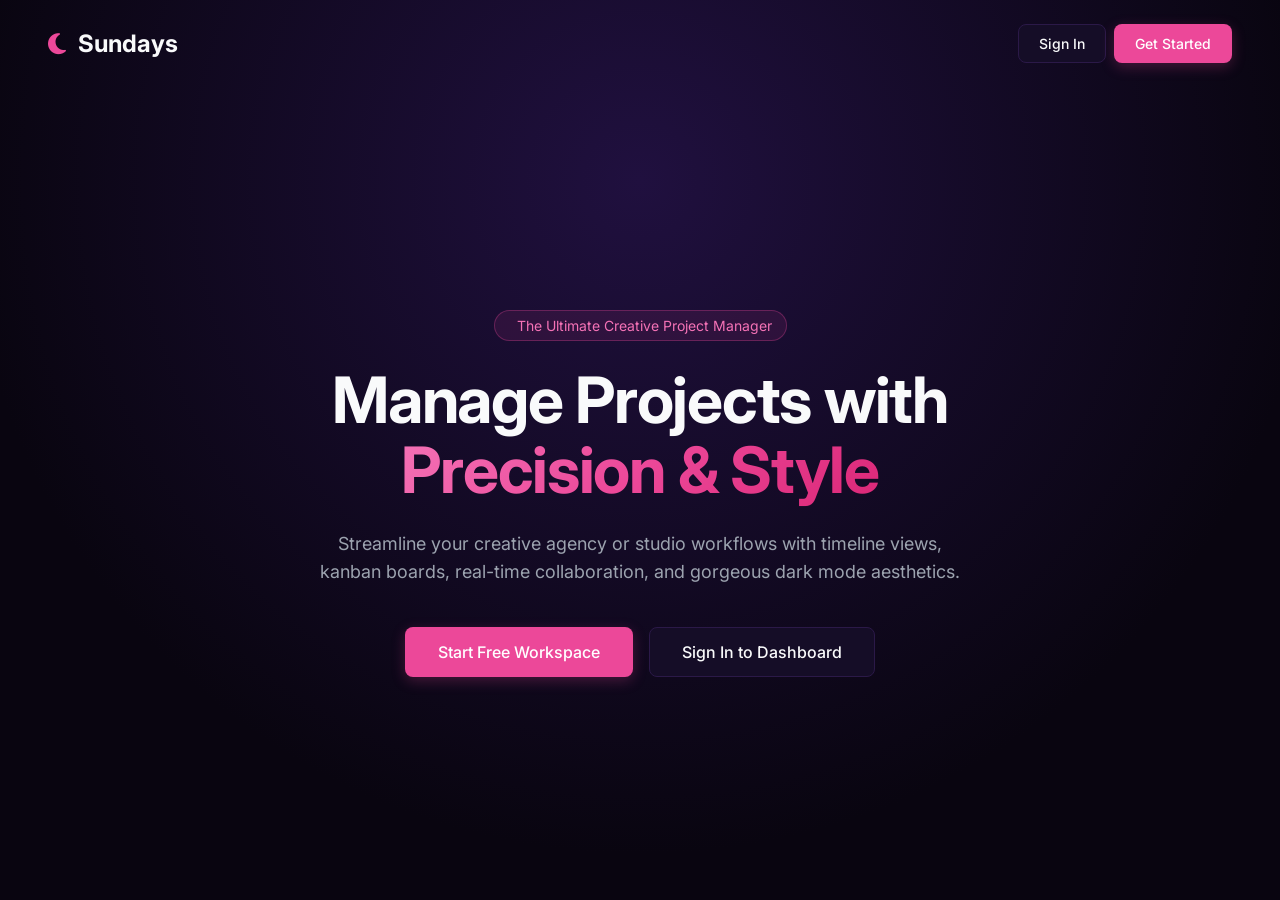
<file: index.html>
<!DOCTYPE html>
<html lang="en" class="dark">
<head>
    <meta charset="UTF-8">
    <meta name="viewport" content="width=device-width, initial-scale=1.0">
    <title>Sundays - Creative Project Manager</title>
    <link href="https://fonts.googleapis.com/css2?family=Inter:wght@300;400;500;600;700&display=swap" rel="stylesheet">
    <link rel="stylesheet" href="https://cdnjs.cloudflare.com/ajax/libs/font-awesome/6.4.0/css/all.min.css">
    <style>
        :root {
            --bg-main: #090510;
            --bg-sidebar: #0f081d;
            --bg-card: #150d27;
            --bg-card-hover: #1e1335;
            --bg-input: #1a1030;
            --border-color: #2b1948;
            --border-focus: #ec4899;
            --pink-primary: #ec4899;
            --pink-hover: #db2777;
            --pink-light: #f472b6;
            --pink-glow: rgba(236, 72, 153, 0.25);
            --text-main: #f9fafb;
            --text-muted: #9ca3af;
            --text-dim: #6b7280;
            --success: #10b981;
            --warning: #f59e0b;
            --danger: #ef4444;
            --info: #3b82f6;
            --radius-sm: 8px;
            --radius-md: 12px;
            --radius-lg: 16px;
            --transition: all 0.2s ease-in-out;
        }

        * {
            box-sizing: border-box;
            margin: 0;
            padding: 0;
            font-family: 'Inter', system-ui, -apple-system, sans-serif;
        }

        body {
            background-color: var(--bg-main);
            color: var(--text-main);
            min-height: 100vh;
            overflow-x: hidden;
            -webkit-font-smoothing: antialiased;
        }

        button, input, select, textarea {
            font-family: inherit;
            color: inherit;
        }

        /* Focus rings for accessibility */
        a:focus-visible, button:focus-visible, input:focus-visible, select:focus-visible, textarea:focus-visible {
            outline: 2px solid var(--pink-primary);
            outline-offset: 2px;
        }

        /* Utility classes */
        .hidden { display: none !important; }
        .flex { display: flex; }
        .items-center { align-items: center; }
        .justify-between { justify-content: space-between; }
        .gap-2 { gap: 0.5rem; }
        .gap-4 { gap: 1rem; }

        /* Buttons */
        .btn {
            display: inline-flex;
            align-items: center;
            justify-content: center;
            gap: 0.5rem;
            padding: 0.625rem 1.25rem;
            font-weight: 500;
            font-size: 0.875rem;
            border-radius: var(--radius-sm);
            border: 1px solid transparent;
            cursor: pointer;
            transition: var(--transition);
            text-decoration: none;
        }

        .btn-primary {
            background-color: var(--pink-primary);
            color: #ffffff;
            box-shadow: 0 4px 14px var(--pink-glow);
        }

        .btn-primary:hover {
            background-color: var(--pink-hover);
            transform: translateY(-1px);
        }

        .btn-secondary {
            background-color: var(--bg-card);
            border-color: var(--border-color);
            color: var(--text-main);
        }

        .btn-secondary:hover {
            background-color: var(--bg-card-hover);
            border-color: var(--pink-primary);
        }

        .btn-danger {
            background-color: rgba(239, 68, 68, 0.15);
            color: var(--danger);
            border-color: rgba(239, 68, 68, 0.3);
        }

        .btn-danger:hover {
            background-color: var(--danger);
            color: #fff;
        }

        /* Forms & Inputs */
        .form-group {
            margin-bottom: 1.25rem;
        }

        .form-label {
            display: block;
            font-size: 0.875rem;
            font-weight: 500;
            margin-bottom: 0.5rem;
            color: var(--text-muted);
        }

        .form-input, .form-select, .form-textarea {
            width: 100%;
            padding: 0.75rem 1rem;
            background-color: var(--bg-input);
            border: 1px solid var(--border-color);
            border-radius: var(--radius-sm);
            font-size: 0.9375rem;
            color: var(--text-main);
            transition: var(--transition);
        }

        .form-input:focus, .form-select:focus, .form-textarea:focus {
            border-color: var(--pink-primary);
            box-shadow: 0 0 0 3px var(--pink-glow);
        }

        /* ---------------- LANDING VIEW ---------------- */
        #landing-view {
            min-height: 100vh;
            display: flex;
            flex-direction: column;
            background: radial-gradient(circle at 50% 20%, #20103f 0%, var(--bg-main) 70%);
        }

        .navbar {
            display: flex;
            justify-content: space-between;
            align-items: center;
            padding: 1.5rem 3rem;
            max-width: 1400px;
            margin: 0 auto;
            width: 100%;
        }

        .logo {
            display: flex;
            align-items: center;
            gap: 0.75rem;
            font-size: 1.5rem;
            font-weight: 700;
            color: var(--text-main);
            text-decoration: none;
        }

        .logo i {
            color: var(--pink-primary);
        }

        .hero-section {
            flex: 1;
            display: flex;
            flex-direction: column;
            align-items: center;
            justify-content: center;
            text-align: center;
            padding: 4rem 1.5rem;
            max-width: 900px;
            margin: 0 auto;
        }

        .hero-badge {
            display: inline-flex;
            align-items: center;
            gap: 0.5rem;
            padding: 0.375rem 0.875rem;
            background: rgba(236, 72, 153, 0.1);
            border: 1px solid rgba(236, 72, 153, 0.3);
            border-radius: 50px;
            font-size: 0.875rem;
            color: var(--pink-light);
            margin-bottom: 1.5rem;
        }

        .hero-title {
            font-size: clamp(2.5rem, 5vw, 4.5rem);
            font-weight: 700;
            line-height: 1.1;
            margin-bottom: 1.5rem;
            letter-spacing: -0.02em;
        }

        .hero-title span {
            background: linear-gradient(135deg, #f472b6 0%, #ec4899 50%, #db2777 100%);
            -webkit-background-clip: text;
            -webkit-text-fill-color: transparent;
        }

        .hero-subtitle {
            font-size: 1.125rem;
            color: var(--text-muted);
            margin-bottom: 2.5rem;
            max-width: 650px;
            line-height: 1.6;
        }

        .hero-actions {
            display: flex;
            gap: 1rem;
            flex-wrap: wrap;
            justify-content: center;
        }

        /* ---------------- AUTH VIEW (Sign Up / Sign In / Reset) ---------------- */
        #auth-view {
            min-height: 100vh;
            display: flex;
            align-items: center;
            justify-content: center;
            padding: 2rem;
            background: radial-gradient(circle at 30% 30%, #20103f 0%, var(--bg-main) 70%);
        }

        .auth-card {
            background-color: var(--bg-card);
            border: 1px solid var(--border-color);
            border-radius: var(--radius-lg);
            padding: 2.5rem;
            width: 100%;
            max-width: 440px;
            box-shadow: 0 20px 40px rgba(0,0,0,0.5);
        }

        .auth-header {
            text-align: center;
            margin-bottom: 2rem;
        }

        .auth-header h2 {
            font-size: 1.75rem;
            font-weight: 700;
            margin-bottom: 0.5rem;
        }

        .auth-header p {
            color: var(--text-muted);
            font-size: 0.875rem;
        }

        .auth-footer {
            text-align: center;
            margin-top: 1.5rem;
            font-size: 0.875rem;
            color: var(--text-muted);
        }

        .auth-footer a {
            color: var(--pink-primary);
            text-decoration: none;
            font-weight: 500;
        }

        .auth-footer a:hover {
            text-decoration: underline;
        }

        /* ---------------- ONBOARDING VIEW ---------------- */
        #onboarding-view {
            min-height: 100vh;
            display: flex;
            align-items: center;
            justify-content: center;
            padding: 2rem;
        }

        .onboarding-card {
            background-color: var(--bg-card);
            border: 1px solid var(--border-color);
            border-radius: var(--radius-lg);
            padding: 3rem;
            width: 100%;
            max-width: 600px;
        }

        /* ---------------- APP LAYOUT (Dashboard, Projects, etc.) ---------------- */
        #app-layout {
            display: flex;
            min-height: 100vh;
        }

        .sidebar {
            width: 260px;
            background-color: var(--bg-sidebar);
            border-right: 1px solid var(--border-color);
            display: flex;
            flex-direction: column;
            position: fixed;
            top: 0;
            bottom: 0;
            left: 0;
            z-index: 100;
            transition: var(--transition);
        }

        .sidebar-header {
            padding: 1.5rem;
            display: flex;
            align-items: center;
            justify-content: space-between;
            border-bottom: 1px solid var(--border-color);
        }

        .sidebar-nav {
            flex: 1;
            padding: 1.5rem 1rem;
            display: flex;
            flex-direction: column;
            gap: 0.5rem;
            overflow-y: auto;
        }

        .nav-item {
            display: flex;
            align-items: center;
            gap: 0.875rem;
            padding: 0.75rem 1rem;
            color: var(--text-muted);
            text-decoration: none;
            border-radius: var(--radius-sm);
            font-weight: 500;
            font-size: 0.9375rem;
            transition: var(--transition);
        }

        .nav-item:hover, .nav-item.active {
            color: var(--text-main);
            background-color: var(--bg-card-hover);
        }

        .nav-item.active {
            color: var(--pink-primary);
            background-color: rgba(236, 72, 153, 0.1);
        }

        .nav-item i {
            width: 20px;
            text-align: center;
        }

        .sidebar-footer {
            padding: 1.25rem 1.5rem;
            border-top: 1px solid var(--border-color);
            display: flex;
            align-items: center;
            justify-content: space-between;
        }

        .user-profile-summary {
            display: flex;
            align-items: center;
            gap: 0.75rem;
        }

        .avatar {
            width: 36px;
            height: 36px;
            border-radius: 50%;
            background: linear-gradient(135deg, #ec4899 0%, #8b5cf6 100%);
            display: flex;
            align-items: center;
            justify-content: center;
            font-weight: 600;
            font-size: 0.875rem;
            color: white;
        }

        .main-content {
            flex: 1;
            margin-left: 260px;
            display: flex;
            flex-direction: column;
            min-width: 0;
        }

        .topbar {
            height: 70px;
            background-color: var(--bg-sidebar);
            border-bottom: 1px solid var(--border-color);
            display: flex;
            align-items: center;
            justify-content: space-between;
            padding: 0 2rem;
            position: sticky;
            top: 0;
            z-index: 90;
        }

        .topbar-title {
            font-size: 1.25rem;
            font-weight: 600;
        }

        .topbar-actions {
            display: flex;
            align-items: center;
            gap: 1rem;
        }

        .content-body {
            padding: 2rem;
            flex: 1;
            overflow-y: auto;
        }

        /* ---------------- VIEWS STYLING ---------------- */
        .view-container {
            display: flex;
            flex-direction: column;
            gap: 2rem;
        }

        .stats-grid {
            display: grid;
            grid-template-columns: repeat(auto-fit, minmax(220px, 1fr));
            gap: 1.5rem;
        }

        .stat-card {
            background-color: var(--bg-card);
            border: 1px solid var(--border-color);
            border-radius: var(--radius-md);
            padding: 1.5rem;
            display: flex;
            flex-direction: column;
            gap: 0.5rem;
        }

        .stat-card .label {
            font-size: 0.875rem;
            color: var(--text-muted);
        }

        .stat-card .value {
            font-size: 2rem;
            font-weight: 700;
            color: var(--text-main);
        }

        .card {
            background-color: var(--bg-card);
            border: 1px solid var(--border-color);
            border-radius: var(--radius-md);
            padding: 1.5rem;
        }

        .card-header {
            display: flex;
            align-items: center;
            justify-content: space-between;
            margin-bottom: 1.25rem;
        }

        .card-title {
            font-size: 1.125rem;
            font-weight: 600;
        }

        /* Projects Grid */
        .projects-grid {
            display: grid;
            grid-template-columns: repeat(auto-fill, minmax(300px, 1fr));
            gap: 1.5rem;
        }

        .project-card {
            background-color: var(--bg-card);
            border: 1px solid var(--border-color);
            border-radius: var(--radius-md);
            padding: 1.5rem;
            display: flex;
            flex-direction: column;
            gap: 1rem;
            cursor: pointer;
            transition: var(--transition);
        }

        .project-card:hover {
            border-color: var(--pink-primary);
            transform: translateY(-2px);
            box-shadow: 0 10px 25px rgba(236, 72, 153, 0.1);
        }

        /* Project Workspace & Timeline */
        .workspace-tabs {
            display: flex;
            gap: 1rem;
            border-bottom: 1px solid var(--border-color);
            margin-bottom: 1.5rem;
        }

        .workspace-tab {
            padding: 0.75rem 1rem;
            background: none;
            border: none;
            color: var(--text-muted);
            font-weight: 500;
            cursor: pointer;
            border-bottom: 2px solid transparent;
            margin-bottom: -1px;
        }

        .workspace-tab.active {
            color: var(--pink-primary);
            border-bottom-color: var(--pink-primary);
        }

        /* Kanban Board */
        .kanban-board {
            display: grid;
            grid-template-columns: repeat(4, minmax(280px, 1fr));
            gap: 1.5rem;
            overflow-x: auto;
            padding-bottom: 1rem;
        }

        .kanban-column {
            background-color: var(--bg-sidebar);
            border: 1px solid var(--border-color);
            border-radius: var(--radius-md);
            display: flex;
            flex-direction: column;
            max-height: calc(100vh - 280px);
        }

        .kanban-col-header {
            padding: 1rem;
            font-weight: 600;
            border-bottom: 1px solid var(--border-color);
            display: flex;
            justify-content: space-between;
            align-items: center;
        }

        .kanban-cards {
            padding: 1rem;
            overflow-y: auto;
            display: flex;
            flex-direction: column;
            gap: 1rem;
            flex: 1;
        }

        .task-card {
            background-color: var(--bg-card);
            border: 1px solid var(--border-color);
            border-radius: var(--radius-sm);
            padding: 1rem;
            cursor: pointer;
            transition: var(--transition);
            display: flex;
            flex-direction: column;
            gap: 0.75rem;
        }

        .task-card:hover {
            border-color: var(--pink-primary);
            transform: translateY(-1px);
        }

        .badge {
            display: inline-flex;
            align-items: center;
            padding: 0.25rem 0.625rem;
            border-radius: 50px;
            font-size: 0.75rem;
            font-weight: 500;
        }

        .badge-urgent { background: rgba(239, 68, 68, 0.15); color: var(--danger); }
        .badge-high { background: rgba(245, 158, 11, 0.15); color: var(--warning); }
        .badge-medium { background: rgba(59, 130, 246, 0.15); color: var(--info); }
        .badge-low { background: rgba(156, 163, 175, 0.15); color: var(--text-muted); }

        /* Timeline / Gantt View */
        .gantt-container {
            background-color: var(--bg-card);
            border: 1px solid var(--border-color);
            border-radius: var(--radius-md);
            padding: 1.5rem;
            overflow-x: auto;
        }

        .gantt-timeline-header {
            display: grid;
            grid-template-columns: 250px repeat(7, 120px);
            border-bottom: 1px solid var(--border-color);
            padding-bottom: 0.75rem;
            font-weight: 600;
            font-size: 0.875rem;
            color: var(--text-muted);
        }

        .gantt-row {
            display: grid;
            grid-template-columns: 250px repeat(7, 120px);
            align-items: center;
            padding: 0.875rem 0;
            border-bottom: 1px solid rgba(43, 25, 72, 0.5);
            font-size: 0.875rem;
        }

        .gantt-bar {
            background: linear-gradient(135deg, var(--pink-primary) 0%, #8b5cf6 100%);
            height: 28px;
            border-radius: 6px;
            display: flex;
            align-items: center;
            padding: 0 0.75rem;
            color: white;
            font-size: 0.75rem;
            font-weight: 500;
            box-shadow: 0 2px 8px var(--pink-glow);
        }

        /* Slide-over panel for Task Detail */
        .slide-over-backdrop {
            position: fixed;
            inset: 0;
            background: rgba(0, 0, 0, 0.7);
            z-index: 1000;
            display: flex;
            justify-content: flex-end;
            animation: fadeIn 0.2s ease;
        }

        .slide-over-panel {
            width: 100%;
            max-width: 600px;
            background-color: var(--bg-sidebar);
            height: 100%;
            display: flex;
            flex-direction: column;
            border-left: 1px solid var(--border-color);
            animation: slideIn 0.3s cubic-bezier(0.16, 1, 0.3, 1);
            overflow-y: auto;
        }

        @keyframes fadeIn { from { opacity: 0; } to { opacity: 1; } }
        @keyframes slideIn { from { transform: translateX(100%); } to { transform: translateX(0); } }

        /* Modal dialog */
        .modal-backdrop {
            position: fixed;
            inset: 0;
            background: rgba(0, 0, 0, 0.7);
            z-index: 1000;
            display: flex;
            align-items: center;
            justify-content: center;
            padding: 1rem;
        }

        .modal-card {
            background-color: var(--bg-card);
            border: 1px solid var(--border-color);
            border-radius: var(--radius-lg);
            width: 100%;
            max-width: 500px;
            padding: 2rem;
            box-shadow: 0 25px 50px rgba(0,0,0,0.6);
        }

        /* Responsive */
        @media(max-width: 1024px) {
            .sidebar { transform: translateX(-100%); }
            .sidebar.open { transform: translateX(0); }
            .main-content { margin-left: 0; }
            .kanban-board { grid-template-columns: repeat(2, minmax(280px, 1fr)); }
        }

        @media(max-width: 640px) {
            .kanban-board { grid-template-columns: 1fr; }
            .stats-grid { grid-template-columns: 1fr; }
        }
    </style>
</head>
<body>

    <!-- ================= LANDING VIEW ================= -->
    <div id="landing-view">
        <nav class="navbar">
            <a href="#" class="logo">
                <i class="fa-solid fa-moon"></i> Sundays
            </a>
            <div class="flex gap-2">
                <button class="btn btn-secondary" onclick="showAuth('signin')">Sign In</button>
                <button class="btn btn-primary" onclick="showAuth('signup')">Get Started</button>
            </div>
        </nav>

        <header class="hero-section">
            <div class="hero-badge">
                <i class="fa-solid fa-sparkles"></i> The Ultimate Creative Project Manager
            </div>
            <h1 class="hero-title">Manage Projects with <span>Precision & Style</span></h1>
            <p class="hero-subtitle">Streamline your creative agency or studio workflows with timeline views, kanban boards, real-time collaboration, and gorgeous dark mode aesthetics.</p>
            <div class="hero-actions">
                <button class="btn btn-primary" style="padding: 0.875rem 2rem; font-size: 1rem;" onclick="showAuth('signup')">Start Free Workspace</button>
                <button class="btn btn-secondary" style="padding: 0.875rem 2rem; font-size: 1rem;" onclick="showAuth('signin')">Sign In to Dashboard</button>
            </div>
        </header>
    </div>

    <!-- ================= AUTH VIEW ================= -->
    <div id="auth-view" class="hidden">
        <div class="auth-card">
            <div class="auth-header">
                <h2 id="auth-title">Welcome to Sundays</h2>
                <p id="auth-subtitle">Sign in to your creative workspace</p>
            </div>
            <form id="auth-form" onsubmit="handleAuthSubmit(event)">
                <div id="auth-name-group" class="form-group hidden">
                    <label class="form-label">Full Name</label>
                    <input type="text" id="auth-name" class="form-input" placeholder="Alex Morgan">
                </div>
                <div class="form-group">
                    <label class="form-label">Email Address</label>
                    <input type="email" id="auth-email" class="form-input" required placeholder="alex@studio.com">
                </div>
                <div class="form-group">
                    <label class="form-label">Password</label>
                    <input type="password" id="auth-password" class="form-input" required placeholder="••••••••">
                </div>
                <div id="auth-error" class="hidden" style="color: var(--danger); font-size: 0.875rem; margin-bottom: 1rem;"></div>
                <button type="submit" id="auth-submit-btn" class="btn btn-primary" style="width: 100%;">Sign In</button>
            </form>
            <div class="auth-footer" id="auth-footer-text">
                Don't have an account? <a href="#" onclick="toggleAuthMode('signup'); return false;">Sign Up</a>
            </div>
        </div>
    </div>

    <!-- ================= ONBOARDING VIEW ================= -->
    <div id="onboarding-view" class="hidden">
        <div class="onboarding-card">
            <div class="auth-header">
                <h2>Set Up Your Workspace</h2>
                <p>Tell us a bit about your creative studio or team.</p>
            </div>
            <form onsubmit="handleOnboardingSubmit(event)">
                <div class="form-group">
                    <label class="form-label">Workspace / Studio Name</label>
                    <input type="text" id="onboarding-workspace" class="form-input" required placeholder="PixelCraft Studio">
                </div>
                <div class="form-group">
                    <label class="form-label">Primary Industry</label>
                    <select id="onboarding-industry" class="form-select">
                        <option value="Design & Branding">Design & Branding</option>
                        <option value="Web & Software Development">Web & Software Development</option>
                        <option value="Marketing & Advertising">Marketing & Advertising</option>
                        <option value="Video & Production">Video & Production</option>
                    </select>
                </div>
                <button type="submit" class="btn btn-primary" style="width: 100%; margin-top: 1rem;">Complete Setup</button>
            </form>
        </div>
    </div>

    <!-- ================= APP LAYOUT ================= -->
    <div id="app-layout" class="hidden">
        <!-- Sidebar -->
        <aside class="sidebar" id="sidebar">
            <div class="sidebar-header">
                <a href="#" class="logo" style="font-size: 1.25rem;">
                    <i class="fa-solid fa-moon"></i> <span id="sidebar-workspace-name">Sundays</span>
                </a>
                <button class="btn btn-secondary" style="padding: 0.25rem 0.5rem; display: none;" id="sidebar-close" onclick="toggleSidebar()"><i class="fa-solid fa-xmark"></i></button>
            </div>
            <nav class="sidebar-nav">
                <a href="#" class="nav-item active" onclick="switchView('dashboard'); return false;">
                    <i class="fa-solid fa-chart-pie"></i> Dashboard
                </a>
                <a href="#" class="nav-item" onclick="switchView('projects'); return false;">
                    <i class="fa-solid fa-folder-kanban"></i> Projects
                </a>
                <a href="#" class="nav-item" onclick="switchView('messages'); return false;">
                    <i class="fa-solid fa-comments"></i> Messages
                </a>
                <a href="#" class="nav-item" onclick="switchView('activity'); return false;">
                    <i class="fa-solid fa-clock-rotate-left"></i> Activity
                </a>
                <a href="#" class="nav-item" onclick="switchView('team'); return false;">
                    <i class="fa-solid fa-users"></i> Team Members
                </a>
                <a href="#" class="nav-item" onclick="switchView('settings'); return false;">
                    <i class="fa-solid fa-gear"></i> Settings
                </a>
            </nav>
            <div class="sidebar-footer">
                <div class="user-profile-summary">
                    <div class="avatar" id="sidebar-user-avatar">AM</div>
                    <div>
                        <div id="sidebar-user-name" style="font-size: 0.875rem; font-weight: 600;">Alex Morgan</div>
                        <div id="sidebar-user-role" style="font-size: 0.75rem; color: var(--text-muted);">Workspace Owner</div>
                    </div>
                </div>
                <button class="btn btn-secondary" style="padding: 0.375rem 0.5rem;" title="Sign Out" onclick="signOut()"><i class="fa-solid fa-right-from-bracket"></i></button>
            </div>
        </aside>

        <!-- Main Content Area -->
        <main class="main-content">
            <header class="topbar">
                <div class="flex items-center gap-4">
                    <button class="btn btn-secondary md:hidden" style="padding: 0.5rem 0.75rem;" onclick="toggleSidebar()"><i class="fa-solid fa-bars"></i></button>
                    <h1 class="topbar-title" id="topbar-title">Dashboard</h1>
                </div>
                <div class="topbar-actions">
                    <button class="btn btn-primary" onclick="openCreateProjectModal()"><i class="fa-solid fa-plus"></i> New Project</button>
                </div>
            </header>

            <div class="content-body" id="content-body">
                <!-- Dynamic views render here -->
            </div>
        </main>
    </div>

    <!-- Modals & Slide-overs container -->
    <div id="modal-container"></div>
    <div id="slide-over-container"></div>

    <script>
        // Initial Mock Database State
        let appState = {
            currentUser: null,
            authMode: 'signin', // 'signin', 'signup', 'reset'
            currentView: 'dashboard',
            activeProjectId: null,
            workspaces: JSON.parse(localStorage.getItem('sundays_workspaces')) || [{ id: 'ws-1', name: 'PixelCraft Studio', owner: 'Alex Morgan' }],
            users: JSON.parse(localStorage.getItem('sundays_users')) || [
                { id: 'u-1', name: 'Alex Morgan', email: 'alex@studio.com', role: 'Owner' },
                { id: 'u-2', name: 'Sarah Jenkins', email: 'sarah@studio.com', role: 'Project Manager' },
                { id: 'u-3', name: 'David Lee', email: 'david@studio.com', role: 'Member' }
            ],
            projects: JSON.parse(localStorage.getItem('sundays_projects')) || [
                {
                    id: 'p-1',
                    name: 'Brand Redesign 2026',
                    client: 'Acme Corp',
                    status: 'In Progress',
                    dueDate: '2026-11-15',
                    description: 'Complete brand overhaul including typography, logo, and marketing collateral.',
                    tasks: [
                        { id: 't-1', title: 'Logo Concepts', status: 'Done', priority: 'High', assignee: 'Sarah Jenkins', dueDate: '2026-10-20', description: 'Create 3 initial logo directions.', comments: [{ author: 'Alex', text: 'Looks great!' }], attachments: ['logo_v1.png'] },
                        { id: 't-2', title: 'Typography System', status: 'In Progress', priority: 'Urgent', assignee: 'Alex Morgan', dueDate: '2026-10-30', description: 'Select primary and secondary fonts.', comments: [], attachments: [] },
                        { id: 't-3', title: 'Brand Guidelines PDF', status: 'To Do', priority: 'Medium', assignee: 'David Lee', dueDate: '2026-11-05', description: 'Compile rules into PDF.', comments: [], attachments: [] }
                    ]
                },
                {
                    id: 'p-2',
                    name: 'Mobile App UI/UX',
                    client: 'FinTech Plus',
                    status: 'In Progress',
                    dueDate: '2026-12-01',
                    description: 'Design intuitive iOS and Android mobile app flows.',
                    tasks: [
                        { id: 't-4', title: 'User Journey Wireframes', status: 'In Review', priority: 'High', assignee: 'Sarah Jenkins', dueDate: '2026-10-28', description: 'Wireframe onboarding and dashboard screens.', comments: [], attachments: [] }
                    ]
                }
            ],
            activities: JSON.parse(localStorage.getItem('sundays_activities')) || [
                { id: 'a-1', text: 'Alex Morgan created project Brand Redesign 2026', time: '2 hours ago' },
                { id: 'a-2', text: 'Sarah Jenkins completed task Logo Concepts', time: '5 hours ago' }
            ]
        };

        function saveState() {
            localStorage.setItem('sundays_workspaces', JSON.stringify(appState.workspaces));
            localStorage.setItem('sundays_users', JSON.stringify(appState.users));
            localStorage.setItem('sundays_projects', JSON.stringify(appState.projects));
            localStorage.setItem('sundays_activities', JSON.stringify(appState.activities));
        }

        // App Initialization
        window.addEventListener('DOMContentLoaded', () => {
            const savedUser = localStorage.getItem('sundays_current_user');
            if (savedUser) {
                appState.currentUser = JSON.parse(savedUser);
                startApp();
            } else {
                showLanding();
            }
        });

        function showLanding() {
            document.getElementById('landing-view').classList.remove('hidden');
            document.getElementById('auth-view').classList.add('hidden');
            document.getElementById('onboarding-view').classList.add('hidden');
            document.getElementById('app-layout').classList.add('hidden');
        }

        function showAuth(mode) {
            appState.authMode = mode;
            document.getElementById('landing-view').classList.add('hidden');
            document.getElementById('auth-view').classList.remove('hidden');
            document.getElementById('onboarding-view').classList.add('hidden');
            document.getElementById('app-layout').classList.add('hidden');

            const title = document.getElementById('auth-title');
            const subtitle = document.getElementById('auth-subtitle');
            const nameGroup = document.getElementById('auth-name-group');
            const submitBtn = document.getElementById('auth-submit-btn');
            const footerText = document.getElementById('auth-footer-text');

            if (mode === 'signup') {
                title.textContent = 'Create Account';
                subtitle.textContent = 'Join Sundays to manage your creative projects';
                nameGroup.classList.remove('hidden');
                submitBtn.textContent = 'Sign Up';
                footerText.innerHTML = 'Already have an account? <a href="#" onclick="showAuth(\'signin\'); return false;">Sign In</a>';
            } else {
                title.textContent = 'Welcome Back';
                subtitle.textContent = 'Sign in to your creative workspace';
                nameGroup.classList.add('hidden');
                submitBtn.textContent = 'Sign In';
                footerText.innerHTML = 'Don\'t have an account? <a href="#" onclick="showAuth(\'signup\'); return false; ">Sign Up</a>';
            }
        }

        function toggleAuthMode(mode) {
            showAuth(mode);
        }

        function handleAuthSubmit(e) {
            e.preventDefault();
            const email = document.getElementById('auth-email').value;
            const password = document.getElementById('auth-password').value;
            const errorDiv = document.getElementById('auth-error');

            if (!email || !password) {
                errorDiv.textContent = 'Please fill in all required fields.';
                errorDiv.classList.remove('hidden');
                return;
            }

            if (appState.authMode === 'signup') {
                const name = document.getElementById('auth-name').value || 'New User';
                const newUser = { id: 'u-' + Date.now(), name, email, role: 'Owner' };
                appState.users.push(newUser);
                appState.currentUser = newUser;
                localStorage.setItem('sundays_current_user', JSON.stringify(newUser));
                saveState();
                
                // Show Onboarding
                document.getElementById('auth-view').classList.add('hidden');
                document.getElementById('onboarding-view').classList.remove('hidden');
            } else {
                let user = appState.users.find(u => u.email === email);
                if (!user) {
                    user = { id: 'u-' + Date.now(), name: email.split('@')[0], email, role: 'Member' };
                    appState.users.push(user);
                }
                appState.currentUser = user;
                localStorage.setItem('sundays_current_user', JSON.stringify(user));
                saveState();
                startApp();
            }
        }

        function handleOnboardingSubmit(e) {
            e.preventDefault();
            const wsName = document.getElementById('onboarding-workspace').value;
            if (wsName) {
                appState.workspaces[0].name = wsName;
                appState.workspaces[0].owner = appState.currentUser.name;
                saveState();
            }
            startApp();
        }

        function startApp() {
            document.getElementById('landing-view').classList.add('hidden');
            document.getElementById('auth-view').classList.add('hidden');
            document.getElementById('onboarding-view').classList.add('hidden');
            document.getElementById('app-layout').classList.remove('hidden');

            document.getElementById('sidebar-workspace-name').textContent = appState.workspaces[0].name;
            document.getElementById('sidebar-user-name').textContent = appState.currentUser.name;
            document.getElementById('sidebar-user-role').textContent = appState.currentUser.role;
            document.getElementById('sidebar-user-avatar').textContent = appState.currentUser.name.split(' ').map(n => n[0]).join('').substring(0, 2).toUpperCase();

            switchView(appState.currentView);
        }

        function signOut() {
            localStorage.removeItem('sundays_current_user');
            appState.currentUser = null;
            showLanding();
        }

        function toggleSidebar() {
            document.getElementById('sidebar').classList.toggle('open');
        }

        function switchView(viewName, param) {
            appState.currentView = viewName;
            if (param) appState.activeProjectId = param;

            document.querySelectorAll('.sidebar-nav .nav-item').forEach(el => el.classList.remove('active'));
            event && event.currentTarget && event.currentTarget.classList.add && event.currentTarget.classList.add('active');

            const titleEl = document.getElementById('topbar-title');
            const bodyEl = document.getElementById('content-body');

            if (viewName === 'dashboard') {
                titleEl.textContent = 'Dashboard';
                bodyEl.innerHTML = renderDashboardView();
            } else if (viewName === 'projects') {
                titleEl.textContent = 'Projects List';
                bodyEl.innerHTML = renderProjectsView();
            } else if (viewName === 'project-detail') {
                const proj = appState.projects.find(p => p.id === appState.activeProjectId);
                titleEl.textContent = proj ? proj.name : 'Project Workspace';
                bodyEl.innerHTML = renderProjectDetailView(proj);
            } else if (viewName === 'messages') {
                titleEl.textContent = 'Team Messages';
                bodyEl.innerHTML = renderMessagesView();
            } else if (viewName === 'activity') {
                titleEl.textContent = 'Activity History';
                bodyEl.innerHTML = renderActivityView();
            } else if (viewName === 'team') {
                titleEl.textContent = 'Team Management';
                bodyEl.innerHTML = renderTeamView();
            } else if (viewName === 'settings') {
                titleEl.textContent = 'Workspace Settings';
                bodyEl.innerHTML = renderSettingsView();
            }
        }

        // --- RENDER VIEWS ---

        function renderDashboardView() {
            const activeProjectsCount = appState.projects.filter(p => p.status === 'In Progress').length;
            let totalTasks = 0;
            let completedTasks = 0;
            appState.projects.forEach(p => {
                p.tasks.forEach(t => {
                    totalTasks++;
                    if (t.status === 'Done') completedTasks++;
                });
            });

            return `
                <div class="view-container">
                    <div class="stats-grid">
                        <div class="stat-card">
                            <span class="label">Active Projects</span>
                            <span class="value">${activeProjectsCount}</span>
                        </div>
                        <div class="stat-card">
                            <span class="label">Completed Tasks</span>
                            <span class="value">${completedTasks} / ${totalTasks}</span>
                        </div>
                        <div class="stat-card">
                            <span class="label">Team Members</span>
                            <span class="value">${appState.users.length}</span>
                        </div>
                        <div class="stat-card">
                            <span class="label">Workspace</span>
                            <span class="value" style="font-size: 1.25rem; font-weight: 600; margin-top: 0.25rem;">${appState.workspaces[0].name}</span>
                        </div>
                    </div>

                    <div class="card">
                        <div class="card-header">
                            <h2 class="card-title">Recent Projects</h2>
                            <button class="btn btn-secondary" onclick="switchView('projects')">View All</button>
                        </div>
                        <div class="projects-grid">
                            ${appState.projects.map(p => `
                                <div class="project-card" onclick="switchView('project-detail', '${p.id}')">
                                    <div class="flex justify-between items-center">
                                        <h3 style="font-weight: 600; font-size: 1rem;">${p.name}</h3>
                                        <span class="badge badge-medium">${p.status}</span>
                                    </div>
                                    <p style="color: var(--text-muted); font-size: 0.875rem;">Client: ${p.client}</p>
                                    <div style="font-size: 0.75rem; color: var(--text-dim);">Due: ${p.dueDate} • Tasks: ${p.tasks.length}</div>
                                </div>
                            `).join('')}
                        </div>
                    </div>
                </div>
            `;
        }

        function renderProjectsView() {
            return `
                <div class="view-container">
                    <div class="flex justify-between items-center">
                        <input type="text" class="form-input" placeholder="Search projects..." style="max-width: 300px;" oninput="filterProjects(this.value)">
                        <button class="btn btn-primary" onclick="openCreateProjectModal()"><i class="fa-solid fa-plus"></i> New Project</button>
                    </div>
                    <div class="projects-grid">
                        ${appState.projects.map(p => `
                            <div class="project-card" onclick="switchView('project-detail', '${p.id}')">
                                <div class="flex justify-between items-center">
                                    <h3 style="font-weight: 600; font-size: 1.125rem;">${p.name}</h3>
                                    <span class="badge badge-medium">${p.status}</span>
                                </div>
                                <p style="color: var(--text-muted); font-size: 0.875rem;">${p.description}</p>
                                <div class="flex justify-between items-center" style="margin-top: auto; font-size: 0.75rem; color: var(--text-dim);">
                                    <span>Client: ${p.client}</span>
                                    <span>Due ${p.dueDate}</span>
                                </div>
                            </div>
                        `).join('')}
                    </div>
                </div>
            `;
        }

        function renderProjectDetailView(proj) {
            if (!proj) return '<div>Project not found</div>';
            return `
                <div class="view-container">
                    <div class="card" style="display: flex; justify-content: space-between; align-items: center;">
                        <div>
                            <h2 style="font-size: 1.5rem; font-weight: 700; margin-bottom: 0.25rem;">${proj.name}</h2>
                            <p style="color: var(--text-muted); font-size: 0.875rem;">Client: ${proj.client} • Due: ${proj.dueDate}</p>
                        </div>
                        <div class="flex gap-2">
                            <button class="btn btn-primary" onclick="openCreateTaskModal('${proj.id}')"><i class="fa-solid fa-plus"></i> Add Task</button>
                        </div>
                    </div>

                    <div class="workspace-tabs">
                        <button class="workspace-tab active" onclick="switchProjectTab('kanban', this)">Kanban Board</button>
                        <button class="workspace-tab" onclick="switchProjectTab('gantt', this)">Timeline / Gantt</button>
                    </div>

                    <div id="project-tab-content">
                        ${renderKanbanBoard(proj)}
                    </div>
                </div>
            `;
        }

        function renderKanbanBoard(proj) {
            const statuses = ['To Do', 'In Progress', 'In Review', 'Done'];
            return `
                <div class="kanban-board">
                    ${statuses.map(status => `
                        <div class="kanban-column">
                            <div class="kanban-col-header">
                                <span>${status}</span>
                                <span class="badge badge-low">${proj.tasks.filter(t => t.status === status).length}</span>
                            </div>
                            <div class="kanban-cards">
                                ${proj.tasks.filter(t => t.status === status).map(t => `
                                    <div class="task-card" onclick="openTaskDetail('${proj.id}', '${t.id}')">
                                        <div class="flex justify-between items-center">
                                            <span style="font-weight: 600; font-size: 0.9375rem;">${t.title}</span>
                                            <span class="badge badge-${t.priority.toLowerCase()}">${t.priority}</span>
                                        </div>
                                        <p style="color: var(--text-muted); font-size: 0.8125rem;">${t.description}</p>
                                        <div class="flex justify-between items-center" style="font-size: 0.75rem; color: var(--text-dim); margin-top: 0.5rem;">
                                            <span><i class="fa-solid fa-user"></i> ${t.assignee}</span>
                                            <span>${t.dueDate}</span>
                                        </div>
                                    </div>
                                `).join('')}
                            </div>
                        </div>
                    `).join('')}
                </div>
            `;
        }

        function renderGanttView(proj) {
            return `
                <div class="gantt-container">
                    <div class="gantt-timeline-header">
                        <div>Task Name</div>
                        <div>Week 1</div>
                        <div>Week 2</div>
                        <div>Week 3</div>
                        <div>Week 4</div>
                        <div>Week 5</div>
                        <div>Week 6</div>
                        <div>Week 7</div>
                    </div>
                    <div>
                        ${proj.tasks.map((t, idx) => `
                            <div class="gantt-row">
                                <div style="font-weight: 500;">${t.title}</div>
                                <div style="grid-column: span ${ (idx % 3) + 2 };">
                                    <div class="gantt-bar">${t.assignee} (${t.status})</div>
                                </div>
                            </div>
                        `).join('')}
                    </div>
                </div>
            `;
        }

        function switchProjectTab(tabName, btnEl) {
            document.querySelectorAll('.workspace-tab').forEach(b => b.classList.remove('active'));
            btnEl.classList.add('active');
            const proj = appState.projects.find(p => p.id === appState.activeProjectId);
            const container = document.getElementById('project-tab-content');
            if (tabName === 'kanban') {
                container.innerHTML = renderKanbanBoard(proj);
            } else {
                container.innerHTML = renderGanttView(proj);
            }
        }

        function renderMessagesView() {
            return `
                <div class="card" style="height: calc(100vh - 160px); display: flex; flex-direction: column;">
                    <div class="card-header">
                        <h2 class="card-title">Studio Team Discussion</h2>
                    </div>
                    <div style="flex: 1; overflow-y: auto; display: flex; flex-direction: column; gap: 1rem; margin-bottom: 1rem;">
                        <div style="background: var(--bg-sidebar); padding: 1rem; border-radius: var(--radius-sm); max-width: 80%;">
                            <div style="font-weight: 600; font-size: 0.875rem; color: var(--pink-light);">Sarah Jenkins</div>
                            <div style="font-size: 0.9375rem; margin-top: 0.25rem;">Hey team, I uploaded the new wireframes for mobile app. Please review!</div>
                            <div style="font-size: 0.75rem; color: var(--text-dim); margin-top: 0.25rem;">10:30 AM</div>
                        </div>
                        <div style="background: var(--bg-sidebar); padding: 1rem; border-radius: var(--radius-sm); max-width: 80%; align-self: flex-end;">
                            <div style="font-weight: 600; font-size: 0.875rem; color: var(--pink-light);">Alex Morgan</div>
                            <div style="font-size: 0.9375rem; margin-top: 0.25rem;">Checking them out now. Great work!</div>
                            <div style="font-size: 0.75rem; color: var(--text-dim); margin-top: 0.25rem;">10:32 AM</div>
                        </div>
                    </div>
                    <div class="flex gap-2">
                        <input type="text" class="form-input" placeholder="Type a message..." id="chat-input">
                        <button class="btn btn-primary" onclick="sendMessage()"><i class="fa-solid fa-paper-plane"></i></button>
                    </div>
                </div>
            `;
        }

        function renderActivityView() {
            return `
                <div class="card">
                    <div class="card-header">
                        <h2 class="card-title">Activity Audit Trail</h2>
                    </div>
                    <div style="display: flex; flex-direction: column; gap: 1rem;">
                        ${appState.activities.map(a => `
                            <div style="display: flex; justify-content: space-between; padding: 0.875rem 0; border-bottom: 1px solid var(--border-color);">
                                <span>${a.text}</span>
                                <span style="font-size: 0.75rem; color: var(--text-dim);">${a.time}</span>
                            </div>
                        `).join('')}
                    </div>
                </div>
            `;
        }

        function renderTeamView() {
            return `
                <div class="view-container">
                    <div class="flex justify-between items-center">
                        <h2 style="font-size: 1.25rem; font-weight: 600;">Workspace Members</h2>
                        <button class="btn btn-primary" onclick="openInviteModal()"><i class="fa-solid fa-user-plus"></i> Invite Member</button>
                    </div>
                    <div class="card">
                        <div style="display: flex; flex-direction: column; gap: 1rem;">
                            ${appState.users.map(u => `
                                <div class="flex justify-between items-center" style="padding: 0.75rem 0; border-bottom: 1px solid var(--border-color);">
                                    <div class="flex items-center gap-3">
                                        <div class="avatar">${u.name.substring(0,2).toUpperCase()}</div>
                                        <div>
                                            <div style="font-weight: 600;">${u.name}</div>
                                            <div style="font-size: 0.75rem; color: var(--text-muted);">${u.email}</div>
                                        </div>
                                    </div>
                                    <span class="badge badge-medium">${u.role}</span>
                                </div>
                            `).join('')}
                        </div>
                    </div>
                </div>
            `;
        }

        function renderSettingsView() {
            return `
                <div class="card" style="max-width: 600px;">
                    <div class="card-header">
                        <h2 class="card-title">Profile & Workspace Settings</h2>
                    </div>
                    <form onsubmit="handleSettingsUpdate(event)">
                        <div class="form-group">
                            <label class="form-label">Your Name</label>
                            <input type="text" class="form-input" id="settings-name" value="${appState.currentUser.name}">
                        </div>
                        <div class="form-group">
                            <label class="form-label">Workspace Name</label>
                            <input type="text" class="form-input" id="settings-ws" value="${appState.workspaces[0].name}">
                        </div>
                        <button type="submit" class="btn btn-primary">Save Changes</button>
                    </form>
                </div>
            `;
        }

        // --- MODALS & SLIDE-OVERS ---

        function openCreateProjectModal() {
            document.getElementById('modal-container').innerHTML = `
                <div class="modal-backdrop" onclick="closeModal(event)">
                    <div class="modal-card" onclick="event.stopPropagation()">
                        <div class="card-header">
                            <h2 class="card-title">Create New Project</h2>
                            <button class="btn btn-secondary" style="padding: 0.25rem 0.5rem;" onclick="closeModal()"><i class="fa-solid fa-xmark"></i></button>
                        </div>
                        <form onsubmit="handleCreateProject(event)">
                            <div class="form-group">
                                <label class="form-label">Project Name</label>
                                <input type="text" id="new-proj-name" class="form-input" required placeholder="E-commerce Redesign">
                            </div>
                            <div class="form-group">
                                <label class="form-label">Client Name</label>
                                <input type="text" id="new-proj-client" class="form-input" required placeholder="Stellar Inc">
                            </div>
                            <div class="form-group">
                                <label class="form-label">Due Date</label>
                                <input type="date" id="new-proj-date" class="form-input" required>
                            </div>
                            <div class="form-group">
                                <label class="form-label">Description</label>
                                <textarea id="new-proj-desc" class="form-textarea" rows="3" placeholder="Project goals and scope..."></textarea>
                            </div>
                            <button type="submit" class="btn btn-primary" style="width: 100%;">Create Project</button>
                        </form>
                    </div>
                </div>
            `;
        }

        function handleCreateProject(e) {
            e.preventDefault();
            const name = document.getElementById('new-proj-name').value;
            const client = document.getElementById('new-proj-client').value;
            const dueDate = document.getElementById('new-proj-date').value;
            const description = document.getElementById('new-proj-desc').value;

            const newProj = {
                id: 'p-' + Date.now(),
                name, client, status: 'In Progress', dueDate, description, tasks: []
            };
            appState.projects.push(newProj);
            appState.activities.unshift({ id: 'a-' + Date.now(), text: `${appState.currentUser.name} created project ${name}`, time: 'Just now' });
            saveState();
            closeModal();
            switchView('projects');
        }

        function openCreateTaskModal(projId) {
            document.getElementById('modal-container').innerHTML = `
                <div class="modal-backdrop" onclick="closeModal(event)">
                    <div class="modal-card" onclick="event.stopPropagation()">
                        <div class="card-header">
                            <h2 class="card-title">Add New Task</h2>
                            <button class="btn btn-secondary" style="padding: 0.25rem 0.5rem;" onclick="closeModal()"><i class="fa-solid fa-xmark"></i></button>
                        </div>
                        <form onsubmit="handleCreateTask(event, '${projId}')">
                            <div class="form-group">
                                <label class="form-label">Task Title</label>
                                <input type="text" id="new-task-title" class="form-input" required placeholder="Design Homepage UI">
                            </div>
                            <div class="form-group">
                                <label class="form-label">Priority</label>
                                <select id="new-task-priority" class="form-select">
                                    <option value="Low">Low</option>
                                    <option value="Medium" selected>Medium</option>
                                    <option value="High">High</option>
                                    <option value="Urgent">Urgent</option>
                                </select>
                            </div>
                            <div class="form-group">
                                <label class="form-label">Assignee</label>
                                <select id="new-task-assignee" class="form-select">
                                    ${appState.users.map(u => `<option value="${u.name}">${u.name}</option>`).join('')}
                                </select>
                            </div>
                            <div class="form-group">
                                <label class="form-label">Due Date</label>
                                <input type="date" id="new-task-date" class="form-input" required>
                            </div>
                            <div class="form-group">
                                <label class="form-label">Description</label>
                                <textarea id="new-task-desc" class="form-textarea" rows="2" placeholder="Task details..."></textarea>
                            </div>
                            <button type="submit" class="btn btn-primary" style="width: 100%;">Create Task</button>
                        </form>
                    </div>
                </div>
            `;
        }

        function handleCreateTask(e, projId) {
            e.preventDefault();
            const title = document.getElementById('new-task-title').value;
            const priority = document.getElementById('new-task-priority').value;
            const assignee = document.getElementById('new-task-assignee').value;
            const dueDate = document.getElementById('new-task-date').value;
            const description = document.getElementById('new-task-desc').value;

            const proj = appState.projects.find(p => p.id === projId);
            if (proj) {
                proj.tasks.push({
                    id: 't-' + Date.now(),
                    title, status: 'To Do', priority, assignee, dueDate, description, comments: [], attachments: []
                });
                saveState();
                closeModal();
                switchView('project-detail', projId);
            }
        }

        function openTaskDetail(projId, taskId) {
            const proj = appState.projects.find(p => p.id === projId);
            const task = proj.tasks.find(t => t.id === taskId);
            if (!task) return;

            document.getElementById('slide-over-container').innerHTML = `
                <div class="slide-over-backdrop" onclick="closeSlideOver(event)">
                    <div class="slide-over-panel" onclick="event.stopPropagation()">
                        <div class="card-header" style="padding: 1.5rem; border-bottom: 1px solid var(--border-color);">
                            <h2 style="font-size: 1.25rem; font-weight: 700;">${task.title}</h2>
                            <button class="btn btn-secondary" style="padding: 0.25rem 0.5rem;" onclick="closeSlideOver()"><i class="fa-solid fa-xmark"></i></button>
                        </div>
                        <div style="padding: 1.5rem; display: flex; flex-direction: column; gap: 1.5rem; overflow-y: auto;">
                            <div>
                                <label class="form-label">Status</label>
                                <select class="form-select" onchange="updateTaskStatus('${projId}', '${taskId}', this.value)">
                                    ${['To Do', 'In Progress', 'In Review', 'Done'].map(s => `<option value="${s}" ${task.status === s ? 'selected' : ''}>${s}</option>`).join('')}
                                </select>
                            </div>
                            <div>
                                <label class="form-label">Description</label>
                                <p style="color: var(--text-muted); font-size: 0.9375rem;">${task.description || 'No description provided.'}</p>
                            </div>
                            <div class="flex gap-4" style="font-size: 0.875rem; color: var(--text-muted);">
                                <div><i class="fa-solid fa-user"></i> ${task.assignee}</div>
                                <div><i class="fa-solid fa-calendar"></i> ${task.dueDate}</div>
                            </div>
                            <div>
                                <label class="form-label">Attachments (${task.attachments.length})</label>
                                <div style="display: flex; gap: 0.5rem; flex-wrap: wrap;">
                                    ${task.attachments.map(att => `<span class="badge badge-medium"><i class="fa-solid fa-file"></i> ${att}</span>`).join('')}
                                    <button class="btn btn-secondary" style="padding: 0.25rem 0.5rem; font-size: 0.75rem;" onclick="addAttachment('${projId}', '${taskId}')"><i class="fa-solid fa-plus"></i> Add file</button>
                                </div>
                            </div>
                            <div>
                                <label class="form-label">Comments</label>
                                <div style="display: flex; flex-direction: column; gap: 0.75rem; margin-bottom: 1rem;">
                                    ${task.comments.map(c => `
                                        <div style="background: var(--bg-card); padding: 0.75rem; border-radius: var(--radius-sm);">
                                            <div style="font-weight: 600; font-size: 0.75rem; color: var(--pink-light);">${c.author}</div>
                                            <div style="font-size: 0.875rem; margin-top: 0.25rem;">${c.text}</div>
                                        </div>
                                    `).join('')}
                                </div>
                                <div class="flex gap-2">
                                    <input type="text" class="form-input" id="task-comment-input" placeholder="Write a comment...">
                                    <button class="btn btn-primary" onclick="addTaskComment('${projId}', '${taskId}')">Post</button>
                                </div>
                            </div>
                        </div>
                    </div>
                </div>
            `;
        }

        function updateTaskStatus(projId, taskId, newStatus) {
            const proj = appState.projects.find(p => p.id === projId);
            const task = proj.tasks.find(t => t.id === taskId);
            if (task) {
                task.status = newStatus;
                saveState();
                switchView('project-detail', projId);
            }
        }

        function addTaskComment(projId, taskId) {
            const input = document.getElementById('task-comment-input');
            const text = input.value.trim();
            if (!text) return;
            const proj = appState.projects.find(p => p.id === projId);
            const task = proj.tasks.find(t => t.id === taskId);
            if (task) {
                task.comments.push({ author: appState.currentUser.name, text });
                saveState();
                openTaskDetail(projId, taskId);
            }
        }

        function addAttachment(projId, taskId) {
            const filename = prompt('Enter attachment filename:');
            if (!filename) return;
            const proj = appState.projects.find(p => p.id === projId);
            const task = proj.tasks.find(t => t.id === taskId);
            if (task) {
                task.attachments.push(filename);
                saveState();
                openTaskDetail(projId, taskId);
            }
        }

        function openInviteModal() {
            document.getElementById('modal-container').innerHTML = `
                <div class="modal-backdrop" onclick="closeModal(event)">
                    <div class="modal-card" onclick="event.stopPropagation()">
                        <div class="card-header">
                            <h2 class="card-title">Invite Team Member</h2>
                            <button class="btn btn-secondary" style="padding: 0.25rem 0.5rem;" onclick="closeModal()"><i class="fa-solid fa-xmark"></i></button>
                        </div>
                        <form onsubmit="handleInviteMember(event)">
                            <div class="form-group">
                                <label class="form-label">Full Name</label>
                                <input type="text" id="invite-name" class="form-input" required placeholder="Jane Doe">
                            </div>
                            <div class="form-group">
                                <label class="form-label">Email Address</label>
                                <input type="email" id="invite-email" class="form-input" required placeholder="jane@studio.com">
                            </div>
                            <div class="form-group">
                                <label class="form-label">Role</label>
                                <select id="invite-role" class="form-select">
                                    <option value="Member">Member</option>
                                    <option value="Project Manager">Project Manager</option>
                                    <option value="Owner">Owner</option>
                                </select>
                            </div>
                            <button type="submit" class="btn btn-primary" style="width: 100%;">Send Invitation</button>
                        </form>
                    </div>
                </div>
            `;
        }

        function handleInviteMember(e) {
            e.preventDefault();
            const name = document.getElementById('invite-name').value;
            const email = document.getElementById('invite-email').value;
            const role = document.getElementById('invite-role').value;

            appState.users.push({ id: 'u-' + Date.now(), name, email, role });
            saveState();
            closeModal();
            switchView('team');
        }

        function handleSettingsUpdate(e) {
            e.preventDefault();
            const name = document.getElementById('settings-name').value;
            const ws = document.getElementById('settings-ws').value;

            appState.currentUser.name = name;
            appState.workspaces[0].name = ws;
            localStorage.setItem('sundays_current_user', JSON.stringify(appState.currentUser));
            saveState();
            startApp();
            alert('Settings updated successfully!');
        }

        function closeModal() {
            document.getElementById('modal-container').innerHTML = '';
        }

        function closeSlideOver() {
            document.getElementById('slide-over-container').innerHTML = '';
        }

        function sendMessage() {
            const input = document.getElementById('chat-input');
            if (input.value.trim()) {
                alert('Message sent to team!');
                input.value = '';
            }
        }
    </script>
</body>
</html>
</file>
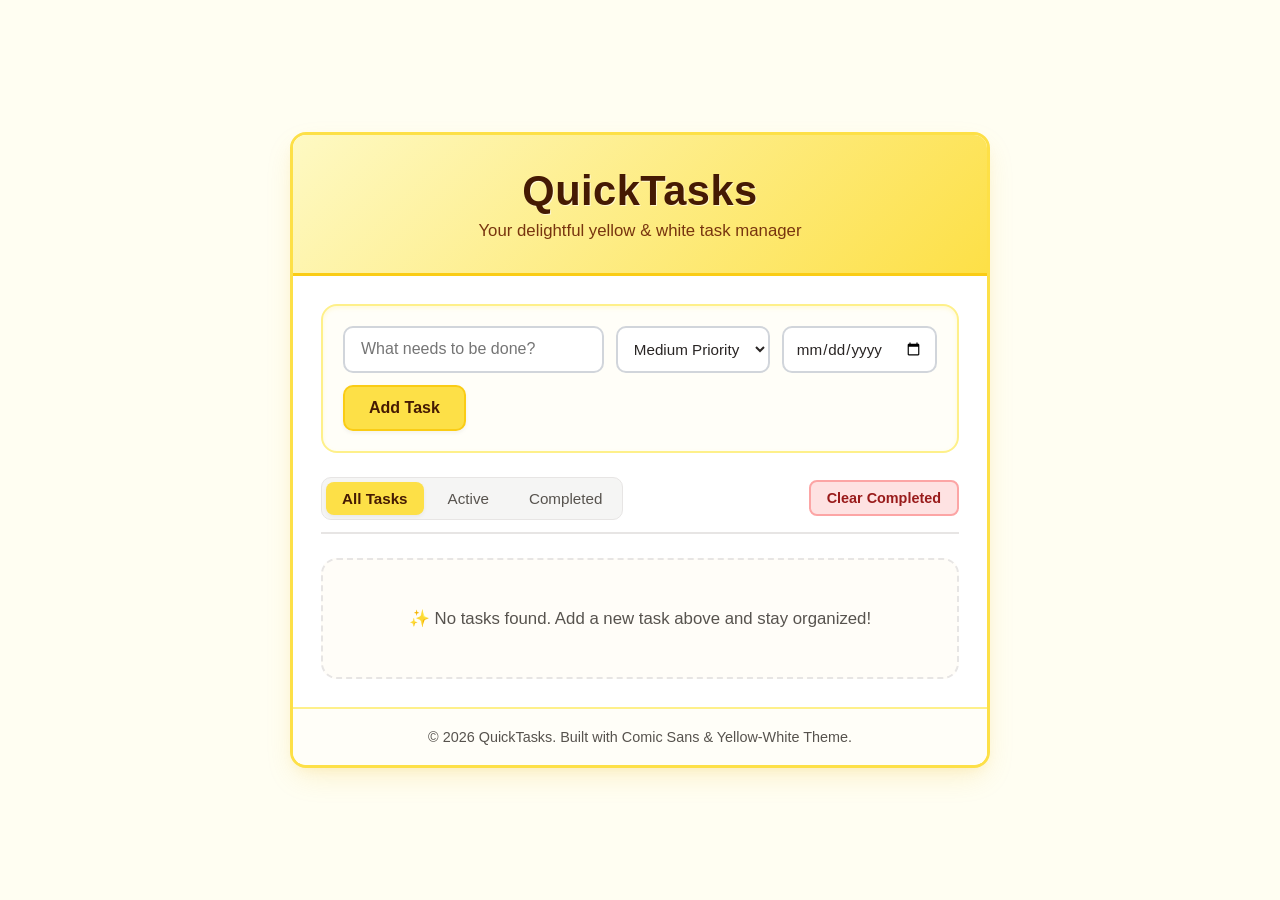
<file: quicktasks/index.html>
<!DOCTYPE html>
<html lang="en">
<head>
    <meta charset="UTF-8">
    <meta name="viewport" content="width=device-width, initial-scale=1.0">
    <title>QuickTasks - Yellow & White Task Manager</title>
    <link rel="stylesheet" href="style.css">
</head>
<body>
    <div class="app-container" role="application" aria-label="QuickTasks Application">
        <header class="app-header">
            <h1>QuickTasks</h1>
            <p>Your delightful yellow & white task manager</p>
        </header>

        <main class="app-main">
            <!-- Task Input Form -->
            <section class="task-form-section" aria-labelledby="formTitle">
                <h2 id="formTitle" class="visually-hidden">Add or Edit Task</h2>
                <form id="taskForm" autocomplete="off">
                    <div class="input-group">
                        <label for="taskInput" class="visually-hidden">Task Description</label>
                        <input type="text" id="taskInput" placeholder="What needs to be done?" aria-label="What needs to be done?" required />
                        
                        <label for="prioritySelect" class="visually-hidden">Task Priority</label>
                        <select id="prioritySelect" aria-label="Task Priority">
                            <option value="Medium">Medium Priority</option>
                            <option value="High">High Priority</option>
                            <option value="Low">Low Priority</option>
                        </select>
                        
                        <label for="dueDateInput" class="visually-hidden">Due Date</label>
                        <input type="date" id="dueDateInput" aria-label="Task Due Date" />
                        
                        <button type="submit" id="addBtn">Add Task</button>
                    </div>
                    <div id="errorMsg" class="error-msg" role="alert" style="display: none;"></div>
                </form>
            </section>

            <!-- Filter Tabs & Clear Completed -->
            <section class="controls-section" aria-label="Task Controls">
                <div class="filter-tabs" id="filterTabs" role="tablist" aria-label="Filter Tasks">
                    <button class="filter-btn active" data-filter="all" role="tab" aria-selected="true">All Tasks</button>
                    <button class="filter-btn" data-filter="active" role="tab" aria-selected="false">Active</button>
                    <button class="filter-btn" data-filter="completed" role="tab" aria-selected="false">Completed</button>
                </div>
                <button id="clearCompletedBtn" class="clear-btn" aria-label="Clear all completed tasks">Clear Completed</button>
            </section>

            <!-- Task List Container (Card Layout) -->
            <section class="task-list-section" aria-label="Task List">
                <div id="taskList" class="task-list" role="list">
                    <!-- Tasks rendered dynamically -->
                </div>
                <div id="emptyState" class="empty-state" style="display: none;">
                    <p>✨ No tasks found. Add a new task above and stay organized!</p>
                </div>
            </section>
        </main>

        <footer class="app-footer">
            <p>&copy; 2026 QuickTasks. Built with Comic Sans & Yellow-White Theme.</p>
        </footer>
    </div>

    <script src="script.js"></script>
</body>
</html>
</file>
<file: quicktasks/style.css>
/* QuickTasks Yellow-White Theme & Comic Sans Font */
:root {
    --bg-color: #fffef2;
    --card-bg: #ffffff;
    --primary-yellow: #fde047;
    --primary-yellow-hover: #facc15;
    --accent-yellow: #fef08a;
    --text-main: #292524;
    --text-muted: #57534e;
    --border-color: #e7e5e4;
    --danger-color: #dc2626;
    --success-color: #16a34a;
    --shadow: 0 12px 30px -6px rgba(234, 179, 8, 0.18), 0 6px 12px -4px rgba(234, 179, 8, 0.1);
    --radius: 16px;
}

* {
    box-sizing: border-box;
    margin: 0;
    padding: 0;
    font-family: "Comic Sans MS", "Comic Sans", cursive, sans-serif !important;
}

body {
    background-color: var(--bg-color);
    color: var(--text-main);
    min-height: 100vh;
    display: flex;
    justify-content: center;
    align-items: center;
    padding: 2rem 1rem;
}

.visually-hidden {
    position: absolute;
    width: 1px;
    height: 1px;
    padding: 0;
    margin: -1px;
    overflow: hidden;
    clip: rect(0, 0, 0, 0);
    white-space: nowrap;
    border: 0;
}

.app-container {
    width: 100%;
    max-width: 700px;
    background: var(--card-bg);
    border-radius: var(--radius);
    box-shadow: var(--shadow);
    border: 3px solid var(--primary-yellow);
    display: flex;
    flex-direction: column;
    overflow: hidden;
}

.app-header {
    background: linear-gradient(135deg, #fef9c3 0%, #fde047 100%);
    color: #451a03;
    padding: 2rem 1.5rem;
    text-align: center;
    border-bottom: 3px solid #facc15;
}

.app-header h1 {
    font-size: 2.6rem;
    font-weight: bold;
    margin-bottom: 0.35rem;
    letter-spacing: 0.5px;
    text-shadow: 1px 1px 0px rgba(255, 255, 255, 0.6);
}

.app-header p {
    font-size: 1.05rem;
    color: #78350f;
    font-weight: 500;
}

.app-main {
    padding: 1.75rem;
    display: flex;
    flex-direction: column;
    gap: 1.5rem;
}

.task-form-section {
    background: #fffef8;
    padding: 1.25rem;
    border-radius: var(--radius);
    border: 2px solid var(--accent-yellow);
    box-shadow: inset 0 2px 4px rgba(254, 240, 138, 0.3);
}

.input-group {
    display: flex;
    flex-wrap: wrap;
    gap: 0.75rem;
}

.input-group input[type="text"] {
    flex: 1;
    min-width: 200px;
    padding: 0.75rem 1rem;
    border: 2px solid #d1d5db;
    border-radius: 10px;
    font-size: 1rem;
    background: #ffffff;
    color: var(--text-main);
    transition: border-color 0.2s, box-shadow 0.2s;
}

.input-group select,
.input-group input[type="date"] {
    padding: 0.75rem 0.75rem;
    border: 2px solid #d1d5db;
    border-radius: 10px;
    font-size: 0.95rem;
    background: #ffffff;
    color: var(--text-main);
    transition: border-color 0.2s, box-shadow 0.2s;
}

.input-group input:focus,
.input-group select:focus {
    outline: none;
    border-color: #ca8a04;
    box-shadow: 0 0 0 3px rgba(250, 204, 21, 0.35);
}

.input-group button {
    background: var(--primary-yellow);
    color: #451a03;
    border: 2px solid #facc15;
    padding: 0.75rem 1.5rem;
    border-radius: 10px;
    font-weight: bold;
    font-size: 1rem;
    cursor: pointer;
    transition: all 0.2s;
    box-shadow: 0 2px 4px rgba(0,0,0,0.05);
}

.input-group button:hover {
    background: var(--primary-yellow-hover);
    transform: translateY(-1px);
}

.input-group button:active {
    transform: translateY(0);
}

.error-msg {
    color: var(--danger-color);
    font-size: 0.9rem;
    margin-top: 0.75rem;
    font-weight: bold;
    background: #fee2e2;
    padding: 0.5rem 0.75rem;
    border-radius: 6px;
    border: 1px solid #fca5a5;
}

.controls-section {
    display: flex;
    justify-content: space-between;
    align-items: center;
    flex-wrap: wrap;
    gap: 1rem;
    padding-bottom: 0.75rem;
    border-bottom: 2px solid var(--border-color);
}

.filter-tabs {
    display: flex;
    gap: 0.5rem;
    background: #f5f5f4;
    padding: 0.25rem;
    border-radius: 10px;
    border: 1px solid #e7e5e4;
}

.filter-btn {
    background: transparent;
    border: none;
    padding: 0.5rem 1rem;
    border-radius: 8px;
    cursor: pointer;
    font-size: 0.95rem;
    color: var(--text-muted);
    font-weight: 500;
    transition: all 0.2s;
}

.filter-btn.active {
    background: var(--primary-yellow);
    color: #451a03;
    font-weight: bold;
    box-shadow: 0 2px 4px rgba(0,0,0,0.05);
}

.filter-btn:hover:not(.active) {
    color: var(--text-main);
    background: #e7e5e4;
}

.clear-btn {
    background: #fee2e2;
    border: 2px solid #fca5a5;
    color: #991b1b;
    padding: 0.5rem 1rem;
    border-radius: 8px;
    cursor: pointer;
    font-size: 0.9rem;
    font-weight: bold;
    transition: all 0.2s;
}

.clear-btn:hover {
    background: #fecaca;
    transform: translateY(-1px);
}

.task-list {
    display: flex;
    flex-direction: column;
    gap: 0.85rem;
    max-height: 420px;
    overflow-y: auto;
    padding-right: 0.25rem;
}

.task-card {
    background: #ffffff;
    border: 2px solid #e7e5e4;
    border-left: 8px solid var(--primary-yellow);
    border-radius: 12px;
    padding: 1rem 1.25rem;
    display: flex;
    align-items: center;
    justify-content: space-between;
    gap: 1rem;
    box-shadow: 0 3px 6px rgba(0,0,0,0.03);
    transition: transform 0.15s, box-shadow 0.15s;
}

.task-card:hover {
    transform: translateY(-2px);
    box-shadow: 0 6px 12px rgba(234, 179, 8, 0.12);
    border-color: #fde047;
}

.task-card.completed {
    opacity: 0.65;
    border-left-color: #a8a29e;
    background: #fafaf9;
}

.task-card.completed .task-title {
    text-decoration: line-through;
    color: var(--text-muted);
}

.task-card.priority-high {
    border-left-color: var(--danger-color);
}

.task-card.priority-medium {
    border-left-color: #d97706;
}

.task-card.priority-low {
    border-left-color: #2563eb;
}

.task-info {
    display: flex;
    align-items: center;
    gap: 1rem;
    flex: 1;
    min-width: 0;
}

.task-checkbox {
    width: 1.4rem;
    height: 1.4rem;
    cursor: pointer;
    accent-color: #ca8a04;
}

.task-details {
    display: flex;
    flex-direction: column;
    gap: 0.25rem;
    min-width: 0;
    flex: 1;
}

.task-title {
    font-size: 1.15rem;
    font-weight: bold;
    word-break: break-word;
    color: var(--text-main);
}

.task-meta {
    display: flex;
    gap: 0.85rem;
    font-size: 0.85rem;
    color: var(--text-muted);
    align-items: center;
}

.priority-badge {
    padding: 0.15rem 0.5rem;
    border-radius: 6px;
    font-size: 0.75rem;
    font-weight: bold;
    letter-spacing: 0.3px;
}

.priority-badge.high { background: #fee2e2; color: #991b1b; border: 1px solid #fca5a5; }
.priority-badge.medium { background: #fef3c7; color: #92400e; border: 1px solid #fde047; }
.priority-badge.low { background: #dbeafe; color: #1e40af; border: 1px solid #93c5fd; }

.task-actions {
    display: flex;
    gap: 0.5rem;
}

.action-btn {
    background: #f5f5f4;
    border: 2px solid #d1d5db;
    padding: 0.4rem 0.8rem;
    border-radius: 6px;
    cursor: pointer;
    font-size: 0.85rem;
    font-weight: bold;
    transition: all 0.2s;
}

.action-btn.edit-btn:hover { background: #e7e5e4; border-color: #9ca3af; }
.action-btn.delete-btn { color: var(--danger-color); border-color: #fca5a5; background: #fef2f2; }
.action-btn.delete-btn:hover { background: #fee2e2; border-color: #ef4444; }

.empty-state {
    text-align: center;
    padding: 3rem 1.5rem;
    color: var(--text-muted);
    font-size: 1.05rem;
    background: #fffdf8;
    border: 2px dashed #e7e5e4;
    border-radius: var(--radius);
}

.app-footer {
    text-align: center;
    padding: 1.25rem;
    background: #fffef8;
    border-top: 2px solid var(--accent-yellow);
    font-size: 0.9rem;
    color: var(--text-muted);
}

/* Focus Visible for Accessibility */
button:focus-visible,
input:focus-visible,
select:focus-visible,
.task-checkbox:focus-visible {
    outline: 3px solid #ca8a04;
    outline-offset: 2px;
}

@media (max-width: 650px) {
    body { padding: 0.5rem; }
    .app-container { border-width: 2px; border-radius: 12px; }
    .app-header { padding: 1.5rem 1rem; }
    .app-header h1 { font-size: 2rem; }
    .app-main { padding: 1rem; gap: 1rem; }
    .input-group { flex-direction: column; }
    .input-group input[type="text"],
    .input-group select,
    .input-group input[type="date"],
    .input-group button { width: 100%; }
    .controls-section { flex-direction: column; align-items: stretch; }
    .filter-tabs { justify-content: center; width: 100%; }
    .filter-btn { flex: 1; text-align: center; }
    .clear-btn { width: 100%; text-align: center; }
    .task-card { flex-direction: column; align-items: stretch; gap: 0.75rem; }
    .task-actions { justify-content: flex-end; }
}
</file>
